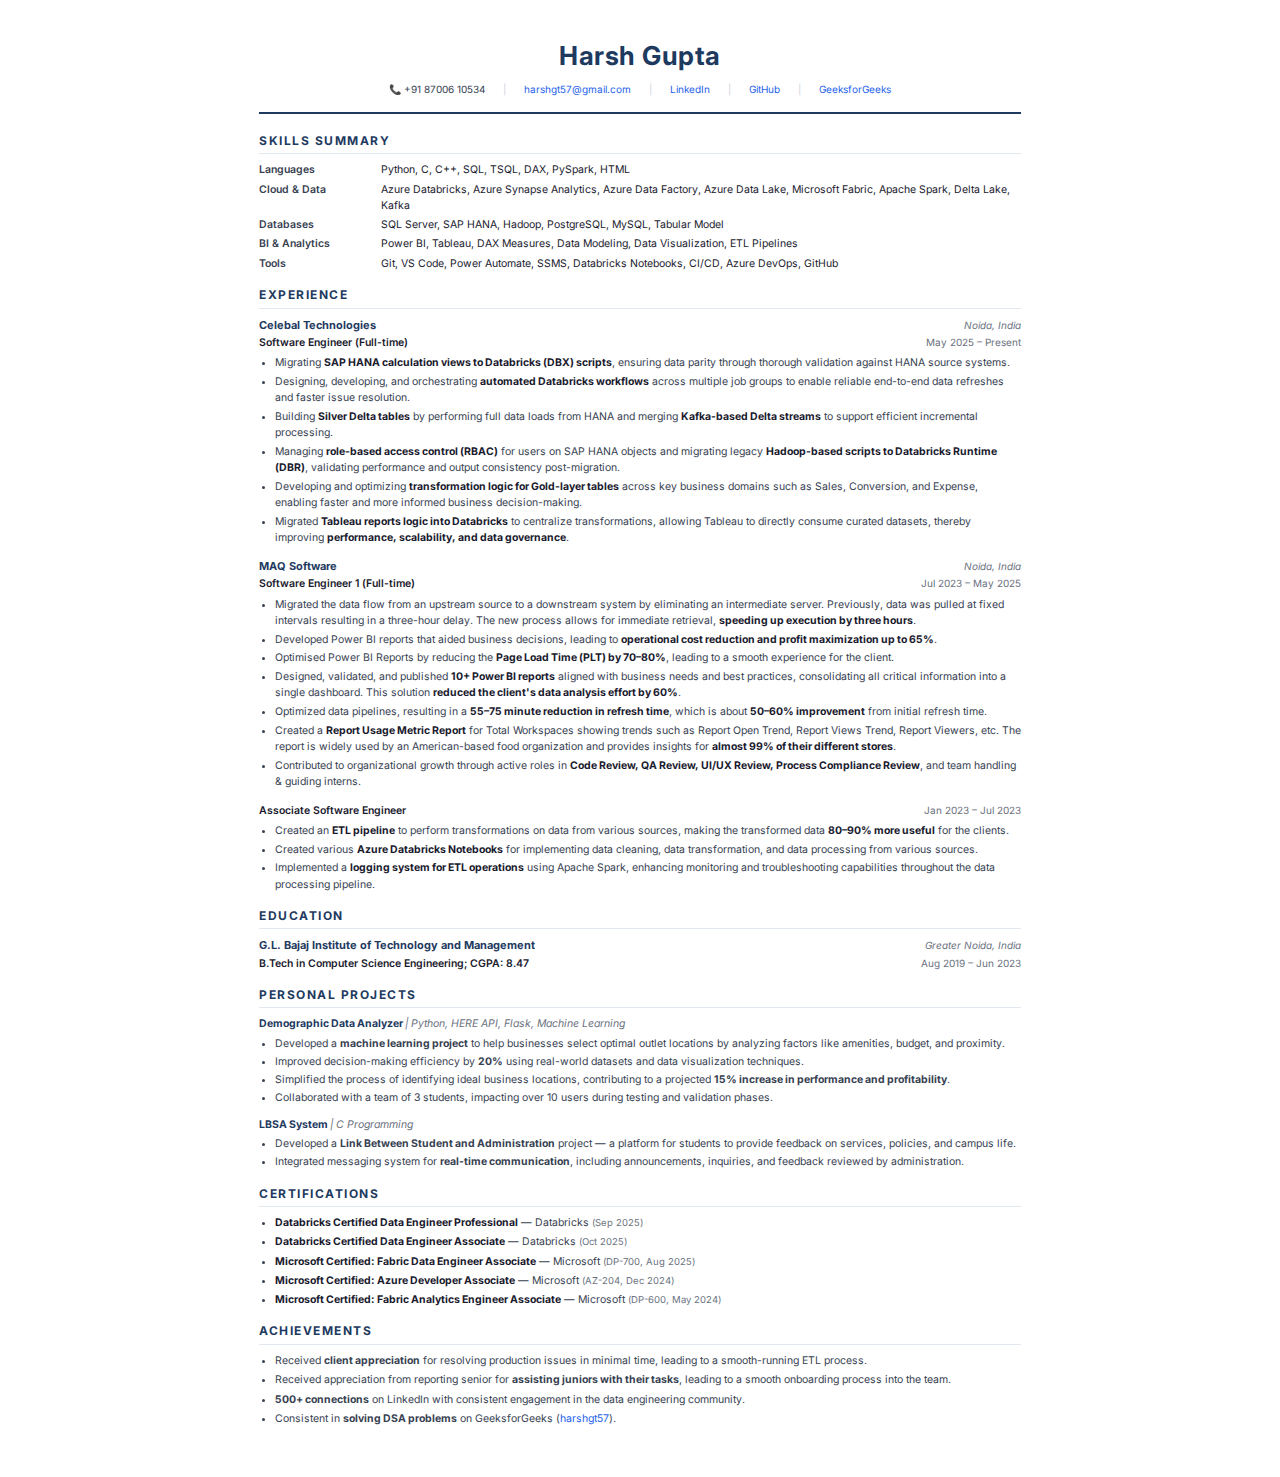
<file: resume.html>
<!DOCTYPE html>
<html lang="en">

<head>
    <meta charset="UTF-8" />
    <meta name="viewport" content="width=device-width, initial-scale=1.0" />
    <title>Harsh Gupta — Resume</title>
    <link href="https://fonts.googleapis.com/css2?family=Inter:wght@400;500;600;700&display=swap" rel="stylesheet">
    <style>
        *,
        *::before,
        *::after {
            margin: 0;
            padding: 0;
            box-sizing: border-box;
        }

        @page {
            size: A4;
            margin: 0;
        }

        body {
            font-family: 'Inter', 'Segoe UI', sans-serif;
            font-size: 10.5px;
            line-height: 1.55;
            color: #1a1a2e;
            background: #fff;
            -webkit-print-color-adjust: exact;
            print-color-adjust: exact;
        }

        .resume {
            max-width: 850px;
            margin: 0 auto;
            padding: 36px 44px;
        }

        a {
            color: #2563eb;
            text-decoration: none;
        }

        a:hover {
            text-decoration: underline;
        }

        /* ---- Header ---- */
        .header {
            text-align: center;
            margin-bottom: 18px;
            border-bottom: 2.5px solid #1e3a5f;
            padding-bottom: 14px;
        }

        .header h1 {
            font-size: 26px;
            font-weight: 700;
            color: #1e3a5f;
            letter-spacing: 0.5px;
            margin-bottom: 6px;
        }

        .header .contact-row {
            display: flex;
            justify-content: center;
            flex-wrap: wrap;
            gap: 6px 18px;
            font-size: 10px;
            color: #374151;
        }

        .header .contact-row a {
            color: #2563eb;
        }

        .header .contact-row .sep {
            color: #d1d5db;
        }

        /* ---- Section ---- */
        .section {
            margin-bottom: 14px;
        }

        .section-title {
            font-size: 12px;
            font-weight: 700;
            text-transform: uppercase;
            letter-spacing: 1.5px;
            color: #1e3a5f;
            border-bottom: 1.5px solid #e2e8f0;
            padding-bottom: 3px;
            margin-bottom: 8px;
        }

        /* ---- Skills ---- */
        .skills-grid {
            display: grid;
            grid-template-columns: 110px 1fr;
            gap: 3px 12px;
        }

        .skills-grid .label {
            font-weight: 600;
            color: #374151;
        }

        .skills-grid .value {
            color: #1a1a2e;
        }

        /* ---- Experience ---- */
        .exp-item {
            margin-bottom: 12px;
        }

        .exp-header {
            display: flex;
            justify-content: space-between;
            align-items: baseline;
        }

        .exp-header .company {
            font-weight: 700;
            font-size: 11px;
            color: #1e3a5f;
        }

        .exp-header .location {
            font-size: 10px;
            color: #6b7280;
            font-style: italic;
        }

        .exp-role-row {
            display: flex;
            justify-content: space-between;
            align-items: baseline;
            margin-top: 1px;
        }

        .exp-role-row .role {
            font-weight: 600;
            font-size: 10.5px;
        }

        .exp-role-row .dates {
            font-size: 10px;
            color: #6b7280;
        }

        .exp-bullets {
            margin-top: 4px;
            padding-left: 16px;
        }

        .exp-bullets li {
            margin-bottom: 2.5px;
            color: #374151;
        }

        .exp-bullets li strong {
            color: #1a1a2e;
        }

        /* ---- Education ---- */
        .edu-header {
            display: flex;
            justify-content: space-between;
            align-items: baseline;
        }

        .edu-header .school {
            font-weight: 700;
            font-size: 11px;
            color: #1e3a5f;
        }

        .edu-header .location {
            font-size: 10px;
            color: #6b7280;
            font-style: italic;
        }

        .edu-degree {
            display: flex;
            justify-content: space-between;
            margin-top: 1px;
        }

        .edu-degree .degree {
            font-weight: 600;
        }

        .edu-degree .dates {
            font-size: 10px;
            color: #6b7280;
        }

        /* ---- Projects ---- */
        .proj-item {
            margin-bottom: 10px;
        }

        .proj-title {
            font-weight: 700;
            font-size: 10.5px;
            color: #1e3a5f;
        }

        .proj-title .tech {
            font-weight: 400;
            color: #6b7280;
            font-style: italic;
        }

        .proj-bullets {
            margin-top: 3px;
            padding-left: 16px;
        }

        .proj-bullets li {
            margin-bottom: 2px;
            color: #374151;
        }

        /* ---- Certifications ---- */
        .cert-list {
            padding-left: 16px;
        }

        .cert-list li {
            margin-bottom: 3px;
            color: #374151;
        }

        .cert-list li strong {
            color: #1a1a2e;
        }

        .cert-code {
            color: #6b7280;
            font-size: 9.5px;
        }

        /* ---- Achievements ---- */
        .ach-list {
            padding-left: 16px;
        }

        .ach-list li {
            margin-bottom: 3px;
            color: #374151;
        }

        /* Print styles */
        @media print {
            body {
                font-size: 10px;
            }

            .resume {
                padding: 28px 36px;
            }

            .section {
                margin-bottom: 12px;
            }
        }
    </style>
</head>

<body>
    <div class="resume">

        <!-- HEADER -->
        <div class="header">
            <h1>Harsh Gupta</h1>
            <div class="contact-row">
                <span>📞 +91 87006 10534</span>
                <span class="sep">|</span>
                <a href="mailto:harshgt57@gmail.com">harshgt57@gmail.com</a>
                <span class="sep">|</span>
                <a href="https://linkedin.com/in/harsh-gupta-83b1ba146" target="_blank">LinkedIn</a>
                <span class="sep">|</span>
                <a href="https://github.com/Harshgt57" target="_blank">GitHub</a>
                <span class="sep">|</span>
                <a href="https://auth.geeksforgeeks.org/user/harshgt57" target="_blank">GeeksforGeeks</a>
            </div>
        </div>

        <!-- SKILLS SUMMARY -->
        <div class="section">
            <div class="section-title">Skills Summary</div>
            <div class="skills-grid">
                <span class="label">Languages</span>
                <span class="value">Python, C, C++, SQL, TSQL, DAX, PySpark, HTML</span>
                <span class="label">Cloud & Data</span>
                <span class="value">Azure Databricks, Azure Synapse Analytics, Azure Data Factory, Azure Data Lake,
                    Microsoft Fabric, Apache Spark, Delta Lake, Kafka</span>
                <span class="label">Databases</span>
                <span class="value">SQL Server, SAP HANA, Hadoop, PostgreSQL, MySQL, Tabular Model</span>
                <span class="label">BI & Analytics</span>
                <span class="value">Power BI, Tableau, DAX Measures, Data Modeling, Data Visualization, ETL
                    Pipelines</span>
                <span class="label">Tools</span>
                <span class="value">Git, VS Code, Power Automate, SSMS, Databricks Notebooks, CI/CD, Azure DevOps,
                    GitHub</span>
            </div>
        </div>

        <!-- EXPERIENCE -->
        <div class="section">
            <div class="section-title">Experience</div>

            <!-- Celebal Technologies -->
            <div class="exp-item">
                <div class="exp-header">
                    <span class="company">Celebal Technologies</span>
                    <span class="location">Noida, India</span>
                </div>
                <div class="exp-role-row">
                    <span class="role">Software Engineer (Full-time)</span>
                    <span class="dates">May 2025 – Present</span>
                </div>
                <ul class="exp-bullets">
                    <li>Migrating <strong>SAP HANA calculation views to Databricks (DBX) scripts</strong>, ensuring data
                        parity through thorough validation against HANA source systems.</li>
                    <li>Designing, developing, and orchestrating <strong>automated Databricks workflows</strong> across
                        multiple job groups to enable reliable end-to-end data refreshes and faster issue resolution.
                    </li>
                    <li>Building <strong>Silver Delta tables</strong> by performing full data loads from HANA and
                        merging <strong>Kafka-based Delta streams</strong> to support efficient incremental processing.
                    </li>
                    <li>Managing <strong>role-based access control (RBAC)</strong> for users on SAP HANA objects and
                        migrating legacy <strong>Hadoop-based scripts to Databricks Runtime (DBR)</strong>, validating
                        performance and output consistency post-migration.</li>
                    <li>Developing and optimizing <strong>transformation logic for Gold-layer tables</strong> across key
                        business domains such as Sales, Conversion, and Expense, enabling faster and more informed
                        business decision-making.</li>
                    <li>Migrated <strong>Tableau reports logic into Databricks</strong> to centralize transformations,
                        allowing Tableau to directly consume curated datasets, thereby improving <strong>performance,
                            scalability, and data governance</strong>.</li>
                </ul>
            </div>

            <!-- MAQ Software — SE1 -->
            <div class="exp-item">
                <div class="exp-header">
                    <span class="company">MAQ Software</span>
                    <span class="location">Noida, India</span>
                </div>
                <div class="exp-role-row">
                    <span class="role">Software Engineer 1 (Full-time)</span>
                    <span class="dates">Jul 2023 – May 2025</span>
                </div>
                <ul class="exp-bullets">
                    <li>Migrated the data flow from an upstream source to a downstream system by eliminating an
                        intermediate server. Previously, data was pulled at fixed intervals resulting in a three-hour
                        delay. The new process allows for immediate retrieval, <strong>speeding up execution by three
                            hours</strong>.</li>
                    <li>Developed Power BI reports that aided business decisions, leading to <strong>operational cost
                            reduction and profit maximization up to 65%</strong>.</li>
                    <li>Optimised Power BI Reports by reducing the <strong>Page Load Time (PLT) by 70–80%</strong>,
                        leading to a smooth experience for the client.</li>
                    <li>Designed, validated, and published <strong>10+ Power BI reports</strong> aligned with business
                        needs and best practices, consolidating all critical information into a single dashboard. This
                        solution <strong>reduced the client's data analysis effort by 60%</strong>.</li>
                    <li>Optimized data pipelines, resulting in a <strong>55–75 minute reduction in refresh
                            time</strong>, which is about <strong>50–60% improvement</strong> from initial refresh time.
                    </li>
                    <li>Created a <strong>Report Usage Metric Report</strong> for Total Workspaces showing trends such
                        as Report Open Trend, Report Views Trend, Report Viewers, etc. The report is widely used by an
                        American-based food organization and provides insights for <strong>almost 99% of their different
                            stores</strong>.</li>
                    <li>Contributed to organizational growth through active roles in <strong>Code Review, QA Review,
                            UI/UX Review, Process Compliance Review</strong>, and team handling & guiding interns.</li>
                </ul>
            </div>

            <!-- MAQ Software — ASE -->
            <div class="exp-item">
                <div class="exp-role-row">
                    <span class="role">Associate Software Engineer</span>
                    <span class="dates">Jan 2023 – Jul 2023</span>
                </div>
                <ul class="exp-bullets">
                    <li>Created an <strong>ETL pipeline</strong> to perform transformations on data from various
                        sources, making the transformed data <strong>80–90% more useful</strong> for the clients.</li>
                    <li>Created various <strong>Azure Databricks Notebooks</strong> for implementing data cleaning, data
                        transformation, and data processing from various sources.</li>
                    <li>Implemented a <strong>logging system for ETL operations</strong> using Apache Spark, enhancing
                        monitoring and troubleshooting capabilities throughout the data processing pipeline.</li>
                </ul>
            </div>
        </div>

        <!-- EDUCATION -->
        <div class="section">
            <div class="section-title">Education</div>
            <div class="edu-header">
                <span class="school">G.L. Bajaj Institute of Technology and Management</span>
                <span class="location">Greater Noida, India</span>
            </div>
            <div class="edu-degree">
                <span class="degree">B.Tech in Computer Science Engineering; CGPA: 8.47</span>
                <span class="dates">Aug 2019 – Jun 2023</span>
            </div>
        </div>

        <!-- PROJECTS -->
        <div class="section">
            <div class="section-title">Personal Projects</div>

            <div class="proj-item">
                <div class="proj-title">Demographic Data Analyzer <span class="tech">| Python, HERE API, Flask, Machine
                        Learning</span></div>
                <ul class="proj-bullets">
                    <li>Developed a <strong>machine learning project</strong> to help businesses select optimal outlet
                        locations by analyzing factors like amenities, budget, and proximity.</li>
                    <li>Improved decision-making efficiency by <strong>20%</strong> using real-world datasets and data
                        visualization techniques.</li>
                    <li>Simplified the process of identifying ideal business locations, contributing to a projected
                        <strong>15% increase in performance and profitability</strong>.</li>
                    <li>Collaborated with a team of 3 students, impacting over 10 users during testing and validation
                        phases.</li>
                </ul>
            </div>

            <div class="proj-item">
                <div class="proj-title">LBSA System <span class="tech">| C Programming</span></div>
                <ul class="proj-bullets">
                    <li>Developed a <strong>Link Between Student and Administration</strong> project — a platform for
                        students to provide feedback on services, policies, and campus life.</li>
                    <li>Integrated messaging system for <strong>real-time communication</strong>, including
                        announcements, inquiries, and feedback reviewed by administration.</li>
                </ul>
            </div>
        </div>

        <!-- CERTIFICATIONS -->
        <div class="section">
            <div class="section-title">Certifications</div>
            <ul class="cert-list">
                <li><strong>Databricks Certified Data Engineer Professional</strong> — Databricks <span
                        class="cert-code">(Sep 2025)</span></li>
                <li><strong>Databricks Certified Data Engineer Associate</strong> — Databricks <span
                        class="cert-code">(Oct 2025)</span></li>
                <li><strong>Microsoft Certified: Fabric Data Engineer Associate</strong> — Microsoft <span
                        class="cert-code">(DP-700, Aug 2025)</span></li>
                <li><strong>Microsoft Certified: Azure Developer Associate</strong> — Microsoft <span
                        class="cert-code">(AZ-204, Dec 2024)</span></li>
                <li><strong>Microsoft Certified: Fabric Analytics Engineer Associate</strong> — Microsoft <span
                        class="cert-code">(DP-600, May 2024)</span></li>
            </ul>
        </div>

        <!-- ACHIEVEMENTS -->
        <div class="section">
            <div class="section-title">Achievements</div>
            <ul class="ach-list">
                <li>Received <strong>client appreciation</strong> for resolving production issues in minimal time,
                    leading to a smooth-running ETL process.</li>
                <li>Received appreciation from reporting senior for <strong>assisting juniors with their tasks</strong>,
                    leading to a smooth onboarding process into the team.</li>
                <li><strong>500+ connections</strong> on LinkedIn with consistent engagement in the data engineering
                    community.</li>
                <li>Consistent in <strong>solving DSA problems</strong> on GeeksforGeeks (<a
                        href="https://auth.geeksforgeeks.org/user/harshgt57">harshgt57</a>).</li>
            </ul>
        </div>

    </div>
</body>

</html>
</file>
